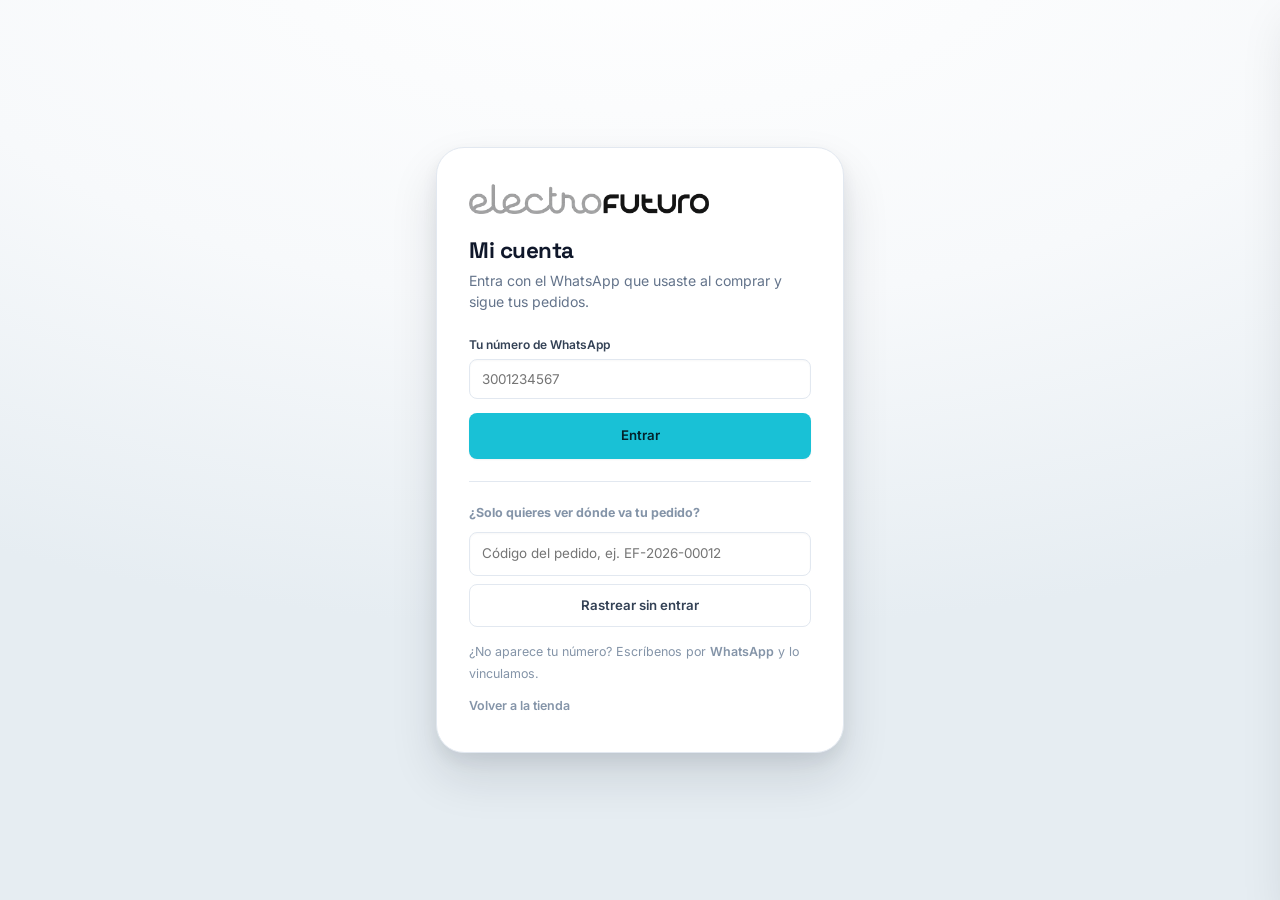
<file: cuenta.html>
<!DOCTYPE html>
<html lang="es-CO">
<head>
<meta charset="UTF-8">
<meta name="viewport" content="width=device-width,initial-scale=1">
<title>Mi cuenta — Electro Futuro</title>
<link rel="icon" href="data:image/svg+xml,<svg xmlns='http://www.w3.org/2000/svg' viewBox='0 0 100 100'><circle cx='50' cy='50' r='48' fill='%2319C1D6'/><path d='M56 14 30 56h16l-4 30 28-44H54z' fill='white'/></svg>">
<link rel="preconnect" href="https://fonts.googleapis.com">
<link rel="preconnect" href="https://fonts.gstatic.com" crossorigin>
<link href="https://fonts.googleapis.com/css2?family=Space+Grotesk:wght@500;700&family=Inter:wght@400;500;600&family=JetBrains+Mono:wght@400;500&display=swap" rel="stylesheet">
<link rel="stylesheet" href="assets/css/portales.css?v=15">
</head>
<body>

<!-- ==================== INGRESO ==================== -->
<div class="acceso" id="acceso">
  <div class="acceso-caja">
    <img src="assets/img/marca/logo-nav.webp" alt="Electro Futuro">
    <h1>Mi cuenta</h1>
    <p>Entra con el WhatsApp que usaste al comprar y sigue tus pedidos.</p>
    <div class="acceso-error" id="acceso-error"></div>
    <div class="campo">
      <label for="tel">Tu número de WhatsApp</label>
      <input type="text" id="tel" inputmode="numeric" placeholder="3001234567" autocomplete="tel">
    </div>
    <button class="btn btn-p" id="entrar" style="width:100%;padding:12px">Entrar</button>

    <div class="pistas">
      <b style="color:var(--grafito);display:block;margin-bottom:8px">¿Solo quieres ver dónde va tu pedido?</b>
      <div class="campo" style="margin-bottom:8px">
        <input type="text" id="codigo" placeholder="Código del pedido, ej. EF-2026-00012">
      </div>
      <button class="btn btn-l" id="rastrear" style="width:100%">Rastrear sin entrar</button>
      <p style="margin:14px 0 0">¿No aparece tu número? Escríbenos por
        <a href="#" id="wa-ayuda" style="color:var(--cian-hondo);font-weight:600">WhatsApp</a>
        y lo vinculamos.</p>
      <p style="margin:10px 0 0"><a href="index.html" style="color:var(--cian-hondo);font-weight:600">Volver a la tienda</a></p>
    </div>
  </div>
</div>

<!-- ==================== CUENTA ==================== -->
<div id="cuenta" style="display:none">
  <header class="cliente-cab">
    <a href="index.html"><img src="assets/img/marca/logo-nav.webp" alt="Electro Futuro"></a>
    <div style="display:flex;align-items:center;gap:12px">
      <span style="font-size:.83rem;color:var(--gris)" id="c-saludo"></span>
      <button class="btn btn-l btn-x" id="salir">Salir</button>
    </div>
  </header>

  <div class="cliente-wrap">
    <div class="cifras" id="c-cifras"></div>

    <div class="pestanas">
      <button class="activo" data-tab="pedidos">Mis pedidos</button>
      <button data-tab="garantias">Garantías</button>
      <button data-tab="datos">Mis datos</button>
    </div>

    <section class="vista activa" id="t-pedidos">
      <div class="tarjeta"><div class="tarjeta-cuerpo pegado" id="lista-pedidos"></div></div>
    </section>

    <section class="vista" id="t-garantias">
      <div class="tarjeta">
        <div class="tarjeta-cab">
          <div><h3>Mis garantías</h3><p>Casos que has radicado</p></div>
          <button class="btn btn-p btn-x" id="nueva-garantia">Radicar garantía</button>
        </div>
        <div class="tarjeta-cuerpo pegado" id="lista-garantias"></div>
      </div>
    </section>

    <section class="vista" id="t-datos">
      <div class="tarjeta">
        <div class="tarjeta-cab"><div><h3>Mis datos</h3>
          <p>Los usamos para despacharte y contactarte</p></div></div>
        <div class="tarjeta-cuerpo">
          <div class="campo"><label>Nombre o negocio</label><input type="text" id="d-nombre"></div>
          <div class="rejilla">
            <div class="campo"><label>WhatsApp</label><input type="text" id="d-tel" disabled></div>
            <div class="campo"><label>Correo</label><input type="text" id="d-correo"></div>
          </div>
          <div class="rejilla">
            <div class="campo"><label>Ciudad</label><input type="text" id="d-ciudad"></div>
            <div class="campo"><label>Documento</label><input type="text" id="d-doc"></div>
          </div>
          <div class="campo"><label>Dirección de entrega</label><input type="text" id="d-dir"></div>
          <button class="btn btn-p" id="guardar-datos">Guardar cambios</button>
        </div>
      </div>
      <div class="tarjeta">
        <div class="tarjeta-cab"><div><h3>Tratamiento de datos</h3>
          <p>Qué autorizaste y cómo pedir que lo borremos</p></div></div>
        <div class="tarjeta-cuerpo">
          <p style="font-size:.85rem;color:var(--gris);margin:0 0 14px" id="d-consent"></p>
          <a class="btn btn-l" id="d-baja" target="_blank" rel="noopener">Pedir eliminación de mis datos</a>
        </div>
      </div>
    </section>
  </div>
</div>

<!-- ==================== PANEL ==================== -->
<div class="velo" id="velo"></div>
<aside class="panel" id="panel" aria-label="Detalle">
  <div class="panel-cab">
    <div><h3 id="panel-titulo">Detalle</h3><p id="panel-sub"></p></div>
    <button class="cerrar-x" id="panel-cerrar" aria-label="Cerrar">×</button>
  </div>
  <div class="panel-cuerpo" id="panel-cuerpo"></div>
  <div class="panel-pie" id="panel-pie"></div>
</aside>

<div class="aviso-flotante" id="aviso-flotante"></div>

<script src="assets/js/config.js?v=15"></script>
<script src="assets/js/productos.js?v=15"></script>
<script src="assets/js/datos.js?v=15"></script>
<script src="assets/js/cuenta.js?v=15"></script>
</body>
</html>
</file>
<file: assets/css/portales.css>
/* ============================================================
   ELECTRO FUTURO — portales.css
   Sistema de diseño del portal administrativo y del de clientes.
   Todo pasa por tokens: ningún color, radio ni sombra escrito directo.
   ============================================================ */

:root{
  /* --- Acento de marca --- */
  --cyan-50:#ECFBFD;  --cyan-100:#D2F4F9; --cyan-300:#7FDEEB;
  --cyan-600:#19C1D6; --cyan-700:#0E93A5; --cyan-900:#075F6C;

  /* --- Superficies: nunca blanco puro de fondo --- */
  --canvas:#F7F9FB;
  --surface:#FFFFFF;
  --surface-2:#F1F5F8;
  --surface-3:#E6EDF2;
  --sidebar:#0F172A;
  --sidebar-2:#16213C;

  /* --- Texto: nunca negro puro --- */
  --ink-900:#0F172A; --ink-700:#334155; --ink-500:#64748B;
  --ink-400:#8494A8; --ink-300:#94A3B8;
  --on-dark:#E8EEF6; --on-dark-mute:#94A6BF;

  --border:#E2E8F0;
  --border-fuerte:#CBD5E1;

  /* --- Semánticos --- */
  --success:#10B981; --success-50:#E8F8F2;
  --warning:#F59E0B; --warning-50:#FEF4E4;
  --danger:#EF4444;  --danger-50:#FDECEC;
  --info:#2563EB;    --info-50:#E8EFFD;

  /* --- Radios --- */
  --r-1:8px; --r-2:14px; --r-3:20px; --r-4:28px; --r-full:999px;

  /* --- Sombras: teñidas del color del texto, nunca negro --- */
  --sh-1:0 1px 2px rgba(15,23,42,.05);
  --sh-2:0 2px 4px rgba(15,23,42,.04), 0 8px 20px rgba(15,23,42,.07);
  --sh-3:0 8px 16px rgba(15,23,42,.07), 0 24px 48px rgba(15,23,42,.12);
  --sh-acento:0 10px 28px rgba(25,193,214,.28);

  /* --- Tipografía --- */
  --display:'Space Grotesk',system-ui,-apple-system,sans-serif;
  --body:'Inter',system-ui,-apple-system,sans-serif;
  --mono:'JetBrains Mono',ui-monospace,monospace;

  /* --- Movimiento --- */
  --ease:cubic-bezier(.22,1,.36,1);
  --t-tap:.15s; --t-vista:.3s; --t-aparece:.55s;

  --lateral:250px;
  --lateral-min:76px;
}

*,*::before,*::after{box-sizing:border-box}
html{-webkit-text-size-adjust:100%}
body{
  margin:0;font-family:var(--body);font-size:14px;line-height:1.5;
  color:var(--ink-900);background:var(--canvas);
  -webkit-font-smoothing:antialiased;overflow-x:hidden;
}
img{max-width:100%;display:block}
a{color:inherit;text-decoration:none}
button,input,select,textarea{font:inherit;color:inherit}
button{cursor:pointer;border:0;background:none;padding:0}
h1,h2,h3,h4,h5{font-family:var(--display);font-weight:700;letter-spacing:-.02em;margin:0;line-height:1.18}
:focus-visible{outline:2px solid var(--cyan-600);outline-offset:2px;border-radius:var(--r-1)}
/* Toda cifra alinea: sin esto las columnas de números bailan */
.num,.cifra b,td.num,th.num,.mono,.kpi-v{font-variant-numeric:tabular-nums}
.mono{font-family:var(--mono)}
.oculto{display:none !important}

/* ============================================================
   INGRESO
   ============================================================ */
.acceso{min-height:100dvh;display:grid;place-items:center;padding:22px;
  background:radial-gradient(110% 80% at 50% -10%,var(--surface) 0%,var(--canvas) 55%,var(--surface-3) 100%)}
.acceso-caja{width:min(408px,100%);background:var(--surface);border:1px solid var(--border);
  border-radius:var(--r-4);padding:36px 32px;box-shadow:var(--sh-3)}
.acceso-caja img{height:30px;margin-bottom:24px}
.acceso-caja h1{font-size:1.4rem;margin-bottom:6px}
.acceso-caja>p{color:var(--ink-500);margin:0 0 24px;font-size:.88rem}
.acceso-error{background:var(--danger-50);color:var(--danger);border-radius:var(--r-1);
  padding:11px 14px;font-size:.82rem;margin-bottom:16px;display:none}
.acceso-error.visible{display:block}
.pistas{margin-top:22px;padding-top:20px;border-top:1px solid var(--border);
  font-size:.78rem;color:var(--ink-400);line-height:1.75}
.pistas code{font-family:var(--mono);color:var(--cyan-700);background:var(--cyan-50);
  padding:2px 6px;border-radius:6px}

/* ============================================================
   ESTRUCTURA
   ============================================================ */
.app{display:none;grid-template-columns:var(--lateral) 1fr;min-height:100dvh}
.app.activa{display:grid}
.app.plegada{grid-template-columns:var(--lateral-min) 1fr}

.lateral{background:var(--sidebar);color:var(--on-dark-mute);display:flex;flex-direction:column;
  position:sticky;top:0;height:100dvh;overflow:hidden}
.lateral-marca{padding:18px 16px 14px;display:grid;grid-template-columns:1fr auto;
  align-items:center;gap:4px 10px;border-bottom:1px solid rgba(255,255,255,.08)}
.lateral-marca .txt{grid-column:1;min-width:0;overflow:hidden}
.lateral-marca img{height:21px;filter:brightness(0) invert(1);opacity:.95;grid-column:1;grid-row:1}
.lateral-marca .perfil{font-family:var(--mono);font-size:.52rem;letter-spacing:.14em;
  text-transform:uppercase;color:var(--cyan-600);display:block;margin-top:6px;
  white-space:nowrap;overflow:hidden;text-overflow:ellipsis}
.plegada .lateral-marca .txt{display:none}
.plegar{grid-row:1;grid-column:2;width:26px;height:26px;border-radius:var(--r-1);
  color:var(--on-dark-mute);display:grid;place-items:center;transition:var(--t-tap) var(--ease)}
.plegar:hover{background:rgba(255,255,255,.09);color:#fff}

.menu{padding:8px 10px 12px;flex:1;overflow-y:auto;overflow-x:hidden}
.menu::-webkit-scrollbar{width:5px}
.menu::-webkit-scrollbar-thumb{background:rgba(255,255,255,.14);border-radius:99px}
.menu .grupo{font-family:var(--mono);font-size:.54rem;letter-spacing:.17em;text-transform:uppercase;
  color:rgba(255,255,255,.3);padding:14px 12px 7px;white-space:nowrap}
.menu .grupo:first-child{padding-top:12px}
.plegada .menu .grupo{opacity:0;height:14px;padding:6px 0}
.menu button{width:100%;text-align:left;padding:9px 12px;border-radius:var(--r-1);
  display:flex;align-items:center;gap:11px;font-size:.855rem;color:var(--on-dark-mute);
  transition:background var(--t-tap) var(--ease),color var(--t-tap) var(--ease);
  margin-bottom:2px;position:relative;white-space:nowrap}
.menu button svg{width:18px;height:18px;flex:0 0 18px;stroke-width:2}
.menu button:hover{background:rgba(255,255,255,.07);color:var(--on-dark)}
.menu button.activo{background:var(--cyan-600);color:#04222A;font-weight:600}
.menu .pend{margin-left:auto;min-width:19px;height:19px;padding:0 5px;border-radius:var(--r-full);
  background:var(--danger);color:#fff;font-size:.63rem;font-weight:700;display:grid;place-items:center;
  font-variant-numeric:tabular-nums}
.plegada .menu button .txt,.plegada .menu .pend{display:none}
.plegada .menu button{justify-content:center;padding:10px 0}

.lateral-pie{padding:12px;border-top:1px solid rgba(255,255,255,.08)}
.lateral-pie a,.lateral-pie button{width:100%;display:flex;align-items:center;gap:10px;
  padding:8px 12px;border-radius:var(--r-1);font-size:.82rem;color:var(--on-dark-mute);
  transition:var(--t-tap) var(--ease)}
.lateral-pie a:hover{background:rgba(255,255,255,.08);color:#fff}
.lateral-pie .salir:hover{background:rgba(239,68,68,.85);color:#fff}
.tarjeta-usuario{margin-top:10px;padding:11px 12px;border-radius:var(--r-2);
  background:var(--sidebar-2);display:flex;align-items:center;gap:10px}
.avatar{width:32px;height:32px;border-radius:var(--r-full);background:var(--cyan-600);
  color:#04222A;display:grid;place-items:center;font-weight:700;font-size:.8rem;flex:0 0 32px}
.tarjeta-usuario b{color:#fff;font-size:.82rem;display:block;line-height:1.2}
.tarjeta-usuario small{color:var(--cyan-300);font-family:var(--mono);font-size:.58rem;
  letter-spacing:.12em;text-transform:uppercase}
.plegada .tarjeta-usuario .txt,.plegada .lateral-pie .txt{display:none}
.plegada .tarjeta-usuario{justify-content:center;padding:8px}

.principal{min-width:0;display:flex;flex-direction:column}
.barra{background:rgba(255,255,255,.88);backdrop-filter:saturate(180%) blur(12px);
  border-bottom:1px solid var(--border);padding:13px 24px;display:flex;align-items:center;
  gap:14px;position:sticky;top:0;z-index:30}
.barra h1{font-size:1.1rem}
.barra .sub{margin:2px 0 0;color:var(--ink-500);font-size:.78rem}
.barra-espacio{flex:1}
.buscador-global{position:relative;max-width:300px;flex:1 1 180px}
.buscador-global input{padding-left:34px;padding-right:44px}
.buscador-global .lupa{position:absolute;left:11px;top:50%;transform:translateY(-50%);
  color:var(--ink-400);pointer-events:none;display:grid}
.buscador-global kbd{position:absolute;right:9px;top:50%;transform:translateY(-50%);
  font-family:var(--mono);font-size:.6rem;color:var(--ink-400);background:var(--surface-2);
  border:1px solid var(--border);border-radius:5px;padding:2px 5px;pointer-events:none}
.icono-btn{width:36px;height:36px;border-radius:var(--r-1);display:grid;place-items:center;
  color:var(--ink-500);border:1.5px solid var(--border);background:var(--surface);
  transition:var(--t-tap) var(--ease);position:relative;flex:0 0 auto}
.icono-btn:hover{border-color:var(--cyan-600);color:var(--cyan-700);background:var(--cyan-50)}
.icono-btn .punto{position:absolute;top:-4px;right:-4px;min-width:17px;height:17px;padding:0 4px;
  border-radius:var(--r-full);background:var(--danger);color:#fff;font-size:.6rem;font-weight:700;
  display:grid;place-items:center}
.contenido{padding:22px 24px 72px;width:100%;max-width:1560px}
.vista{display:none}
.vista.activa{display:block}

/* ============================================================
   COMPONENTES
   ============================================================ */
.btn{display:inline-flex;align-items:center;justify-content:center;gap:7px;
  padding:9px 16px;border-radius:var(--r-1);font-size:.83rem;font-weight:600;
  transition:transform var(--t-tap) var(--ease),background var(--t-tap) var(--ease),
             border-color var(--t-tap) var(--ease),box-shadow var(--t-tap) var(--ease);
  white-space:nowrap;border:1.5px solid transparent;min-height:38px}
.btn svg{width:16px;height:16px;stroke-width:2}
.btn-p{background:var(--cyan-600);color:#04222A;box-shadow:var(--sh-1)}
.btn-p:hover{background:var(--cyan-700);color:#fff;box-shadow:var(--sh-acento)}
.btn-l{background:var(--surface);border-color:var(--border);color:var(--ink-700)}
.btn-l:hover{border-color:var(--cyan-600);color:var(--cyan-700);background:var(--cyan-50)}
.btn-d{background:var(--surface);border-color:rgba(239,68,68,.35);color:var(--danger)}
.btn-d:hover{background:var(--danger);color:#fff;border-color:var(--danger)}
.btn-wa{background:#25D366;color:#04231A}
.btn-wa:hover{background:#1EB456;color:#fff}
.btn-x{padding:6px 11px;font-size:.76rem;min-height:32px}
.btn:disabled{opacity:.45;cursor:not-allowed}
.btn-bloque{width:100%}

.tarjeta{background:var(--surface);border:1px solid var(--border);border-radius:var(--r-3);
  box-shadow:var(--sh-1);margin-bottom:18px;overflow:hidden}
.tarjeta-cab{padding:15px 20px;border-bottom:1px solid var(--border);display:flex;
  align-items:center;justify-content:space-between;gap:14px;flex-wrap:wrap}
.tarjeta-cab h3{font-size:.97rem}
.tarjeta-cab p{margin:3px 0 0;font-size:.78rem;color:var(--ink-500)}
.tarjeta-cuerpo{padding:18px 20px}
.tarjeta-cuerpo.pegado{padding:0}

/* Indicadores */
.kpis{display:grid;grid-template-columns:repeat(auto-fit,minmax(196px,1fr));gap:14px;margin-bottom:20px}
.kpi{background:var(--surface);border:1px solid var(--border);border-radius:var(--r-3);
  padding:16px 18px;position:relative;overflow:hidden;
  transition:transform var(--t-tap) var(--ease),box-shadow var(--t-tap) var(--ease),
             border-color var(--t-tap) var(--ease)}
.kpi::before{content:"";position:absolute;top:0;left:0;right:0;height:3px;background:var(--cyan-600)}
.kpi.alerta::before{background:var(--danger)}
.kpi.aviso::before{background:var(--warning)}
.kpi.ok::before{background:var(--success)}
.kpi:hover{transform:translateY(-4px);box-shadow:var(--sh-2);border-color:var(--cyan-600)}
.kpi span{font-family:var(--mono);font-size:.56rem;letter-spacing:.15em;text-transform:uppercase;
  color:var(--ink-400);display:block;margin-bottom:7px}
.kpi-v{font-family:var(--display);font-size:1.6rem;font-weight:700;letter-spacing:-.025em;display:block}
.kpi small{color:var(--ink-500);font-size:.75rem;display:block;margin-top:3px}

/* Tablas */
.tabla-cont{overflow-x:auto;-webkit-overflow-scrolling:touch}
table{border-collapse:collapse;width:100%}
th{text-align:left;font-family:var(--mono);font-size:.56rem;letter-spacing:.14em;text-transform:uppercase;
  color:var(--ink-400);font-weight:500;padding:11px 14px;background:var(--surface-2);
  border-bottom:1px solid var(--border);white-space:nowrap;position:sticky;top:0}
td{padding:11px 14px;border-bottom:1px solid var(--border);font-size:.83rem;vertical-align:middle}
tbody tr{transition:background var(--t-tap)}
tbody tr:hover{background:var(--surface-2)}
tbody tr:last-child td{border-bottom:0}
td.num,th.num{text-align:right}
td.sku{font-family:var(--mono);font-size:.72rem;color:var(--ink-500);white-space:nowrap}
td.acc{text-align:right;white-space:nowrap}
td .sub{display:block;font-size:.72rem;color:var(--ink-400);margin-top:2px}

/* Chips y píldoras */
.pill{display:inline-flex;align-items:center;gap:5px;padding:3px 9px;border-radius:var(--r-full);
  font-size:.68rem;font-weight:600;white-space:nowrap;border:1px solid transparent}
.pill.gris{background:var(--surface-2);color:var(--ink-500);border-color:var(--border)}
.pill.cian{background:var(--cyan-50);color:var(--cyan-700);border-color:var(--cyan-100)}
.pill.verde{background:var(--success-50);color:#0B7355}
.pill.ambar{background:var(--warning-50);color:#96631A}
.pill.rojo{background:var(--danger-50);color:var(--danger)}
.pill.azul{background:var(--info-50);color:var(--info)}
.chip-linea{display:inline-flex;align-items:center;font-family:var(--mono);font-size:.6rem;
  font-weight:700;letter-spacing:.08em;padding:3px 7px;border-radius:6px;color:#fff}

/* Barra de herramientas dentro de tarjeta, nunca suelta sobre el fondo */
.herramientas{background:var(--surface);border:1px solid var(--border);border-radius:var(--r-2);
  padding:12px 14px;display:flex;gap:9px;flex-wrap:wrap;align-items:center;margin-bottom:16px}
.herramientas .crece{flex:1 1 200px;min-width:150px}

input[type=text],input[type=number],input[type=date],input[type=password],input[type=search],
select,textarea{
  padding:9px 12px;border:1.5px solid var(--border);border-radius:var(--r-1);background:var(--surface);
  font-size:.84rem;width:100%;transition:border-color var(--t-tap),box-shadow var(--t-tap);
  box-shadow:inset 0 1px 2px rgba(15,23,42,.03)}
input:hover,select:hover,textarea:hover{border-color:var(--border-fuerte)}
input:focus,select:focus,textarea:focus{border-color:var(--cyan-600);
  box-shadow:0 0 0 3px var(--cyan-100);outline:none}
select{appearance:none;-webkit-appearance:none;padding-right:32px;
  background-image:url("data:image/svg+xml,%3Csvg xmlns='http://www.w3.org/2000/svg' width='12' height='8' viewBox='0 0 12 8'%3E%3Cpath d='M1 1.5 6 6.5l5-5' stroke='%2364748B' stroke-width='1.8' fill='none' stroke-linecap='round' stroke-linejoin='round'/%3E%3C/svg%3E");
  background-repeat:no-repeat;background-position:right 12px center}
textarea{resize:vertical;min-height:72px}
.campo{margin-bottom:14px}
.campo label{display:block;font-size:.75rem;font-weight:600;color:var(--ink-700);margin-bottom:5px}
.campo .ayuda{display:block;color:var(--ink-400);font-size:.72rem;margin-top:5px;line-height:1.45}
.rejilla{display:grid;grid-template-columns:1fr 1fr;gap:0 14px}
.rejilla-3{display:grid;grid-template-columns:repeat(3,1fr);gap:0 14px}
.rejilla-4{display:grid;grid-template-columns:repeat(4,1fr);gap:0 12px}
input.mini{padding:6px 9px;font-size:.8rem;text-align:right;max-width:84px}

/* Pestañas de sección */
.pestanas{display:flex;gap:4px;border-bottom:1px solid var(--border);margin-bottom:20px;
  overflow-x:auto;-webkit-overflow-scrolling:touch}
.pestanas button{padding:10px 15px;font-size:.85rem;font-weight:600;color:var(--ink-500);
  border-bottom:2px solid transparent;white-space:nowrap;transition:var(--t-tap) var(--ease);
  margin-bottom:-1px}
.pestanas button:hover{color:var(--ink-900)}
.pestanas button.activo{color:var(--cyan-700);border-bottom-color:var(--cyan-600)}

/* Tarjetas de línea */
.lineas-grid{display:grid;grid-template-columns:repeat(auto-fill,minmax(238px,1fr));gap:14px}
.linea-card{background:var(--surface);border:1px solid var(--border);border-left:4px solid var(--cl);
  border-radius:var(--r-2);padding:15px 16px;text-align:left;
  background-image:linear-gradient(120deg,color-mix(in srgb,var(--cl) 7%,transparent),transparent 62%);
  transition:transform var(--t-tap) var(--ease),box-shadow var(--t-tap) var(--ease),
             border-color var(--t-tap) var(--ease);width:100%}
.linea-card:hover{transform:translateY(-4px);box-shadow:var(--sh-2);border-color:var(--cl)}
.linea-card .cab{display:flex;align-items:center;gap:9px;margin-bottom:10px}
.linea-card h4{font-size:.9rem;line-height:1.25}
.linea-card .datos{display:grid;grid-template-columns:repeat(3,1fr);gap:10px;
  font-size:.72rem;color:var(--ink-500)}
.linea-card .datos>span{min-width:0;white-space:nowrap;overflow:hidden;text-overflow:ellipsis}
.linea-card .datos b{display:block;font-family:var(--display);font-size:1.02rem;color:var(--ink-900);
  font-variant-numeric:tabular-nums;white-space:nowrap;overflow:hidden;text-overflow:ellipsis}

/* Kanban del pipeline */
.kanban{display:grid;grid-auto-flow:column;grid-auto-columns:minmax(205px,1fr);gap:10px;
  overflow-x:auto;padding-bottom:10px;-webkit-overflow-scrolling:touch}
.col{background:var(--surface-2);border:1px solid var(--border);border-radius:var(--r-2);
  display:flex;flex-direction:column;min-height:150px}
.col-cab{padding:11px 13px;border-bottom:1px solid var(--border);display:flex;
  align-items:center;justify-content:space-between;gap:8px;position:sticky;top:0;
  background:var(--surface-2);border-radius:var(--r-2) var(--r-2) 0 0}
.col-cab b{font-size:.78rem}
.col-cab .n{font-family:var(--mono);font-size:.68rem;color:var(--ink-400)}
.col-cab .v{display:block;font-size:.68rem;color:var(--ink-400);font-variant-numeric:tabular-nums}
.col-cuerpo{padding:9px;display:flex;flex-direction:column;gap:8px;flex:1;overflow-y:auto;max-height:60vh}
/* Tarjetas compactas de 3 líneas: con tarjetas grandes caben 4 por columna */
.tk{background:var(--surface);border:1px solid var(--border);border-left:3px solid var(--cl,var(--cyan-600));
  border-radius:var(--r-1);padding:9px 11px;text-align:left;width:100%;
  transition:transform var(--t-tap) var(--ease),box-shadow var(--t-tap) var(--ease),
             border-color var(--t-tap) var(--ease)}
.tk:hover{transform:translateY(-3px);box-shadow:var(--sh-2);border-color:var(--cl,var(--cyan-600))}
.tk .l1{display:flex;align-items:center;gap:6px;margin-bottom:3px}
.tk .l1 b{font-size:.79rem;overflow:hidden;text-overflow:ellipsis;white-space:nowrap;flex:1}
.tk .l2{display:flex;justify-content:space-between;font-size:.73rem;color:var(--ink-500);
  font-variant-numeric:tabular-nums}
.tk .l3{display:flex;justify-content:space-between;align-items:center;font-size:.68rem;
  color:var(--ink-400);margin-top:3px}
.semaforo{width:7px;height:7px;border-radius:50%;display:inline-block;flex:0 0 7px}
.semaforo.v{background:var(--success)} .semaforo.a{background:var(--warning)} .semaforo.r{background:var(--danger)}

/* Rejilla de dos columnas del tablero */
.cols-2{display:grid;grid-template-columns:1.5fr 1fr;gap:16px}
.mas-btn{display:none}

/* Alertas */
.alerta-f{display:flex;gap:13px;padding:14px 18px;border-bottom:1px solid var(--border);align-items:flex-start}
.alerta-f:last-child{border-bottom:0}
.alerta-f:hover{background:var(--surface-2)}
.alerta-f .marca{width:4px;border-radius:99px;align-self:stretch;flex:0 0 4px}
.alerta-f.critico .marca{background:var(--danger)}
.alerta-f.urgente .marca{background:var(--warning)}
.alerta-f.proximo .marca{background:var(--info)}
.alerta-f .txt{flex:1;min-width:0}
.alerta-f b{font-size:.86rem;display:block}
.alerta-f p{margin:3px 0 0;font-size:.79rem;color:var(--ink-500)}
.alerta-f .acc-sug{margin-top:7px;display:inline-flex;align-items:center;gap:6px;font-size:.74rem;
  font-weight:600;color:var(--cyan-700)}
.alerta-f .bts{display:flex;gap:7px;flex-wrap:wrap;align-items:flex-start}

/* Estados */
.vacio-est{padding:46px 24px;text-align:center;color:var(--ink-500)}
.vacio-est svg{width:44px;height:44px;color:var(--ink-300);margin:0 auto 14px;stroke-width:1.5}
.vacio-est h4{font-size:1rem;margin-bottom:6px;color:var(--ink-900)}
.vacio-est p{margin:0 auto 18px;font-size:.85rem;max-width:44ch;line-height:1.6}
.esqueleto{padding:14px 20px}
.esq{height:13px;border-radius:6px;margin-bottom:11px;
  background:linear-gradient(90deg,var(--surface-2) 25%,var(--surface-3) 50%,var(--surface-2) 75%);
  background-size:220% 100%;animation:esq 1.3s infinite linear}
@keyframes esq{from{background-position:220% 0}to{background-position:-20% 0}}
.error-est{padding:34px 24px;text-align:center;color:var(--danger)}

/* Panel lateral */
.velo{position:fixed;inset:0;background:rgba(15,23,42,.5);backdrop-filter:blur(4px);z-index:60;
  opacity:0;pointer-events:none;transition:opacity var(--t-vista) var(--ease)}
.velo.abierto{opacity:1;pointer-events:auto}
.panel{position:fixed;top:0;right:0;bottom:0;width:min(560px,100%);background:var(--surface);z-index:70;
  transform:translateX(102%);transition:transform var(--t-vista) var(--ease);
  display:flex;flex-direction:column;box-shadow:var(--sh-3)}
.panel.abierto{transform:none}
.panel-cab{padding:17px 22px;border-bottom:1px solid var(--border);display:flex;
  align-items:flex-start;justify-content:space-between;gap:14px}
.panel-cab h3{font-size:1.04rem}
.panel-cab p{margin:3px 0 0;font-size:.76rem;color:var(--ink-500);font-family:var(--mono)}
.panel-cuerpo{padding:20px 22px 44px;overflow-y:auto;flex:1}
.panel-pie{padding:13px 22px;border-top:1px solid var(--border);background:var(--surface-2);
  display:flex;gap:8px;flex-wrap:wrap}
.cerrar-x{width:32px;height:32px;border-radius:var(--r-1);background:var(--surface-2);
  color:var(--ink-500);display:grid;place-items:center;flex:0 0 32px}
.cerrar-x:hover{background:var(--surface-3);color:var(--ink-900)}

.dl{display:grid;grid-template-columns:auto 1fr;gap:8px 16px;font-size:.83rem;margin:0 0 20px}
.dl dt{color:var(--ink-500)}
.dl dd{margin:0;text-align:right;font-weight:500;font-variant-numeric:tabular-nums}
.mini-tabla{border:1px solid var(--border);border-radius:var(--r-2);overflow:hidden;margin-bottom:18px}
.mini-tabla th{position:static}

.linea-tiempo{list-style:none;margin:0;padding:0 0 0 20px;border-left:2px solid var(--border)}
.linea-tiempo li{position:relative;padding:0 0 17px 14px;font-size:.82rem}
.linea-tiempo li::before{content:"";position:absolute;left:-27px;top:4px;width:11px;height:11px;
  border-radius:50%;background:var(--surface);border:2px solid var(--border)}
.linea-tiempo li.hecho::before{background:var(--cyan-600);border-color:var(--cyan-600)}
.linea-tiempo b{display:block}
.linea-tiempo small{color:var(--ink-400);font-family:var(--mono);font-size:.67rem}
.linea-tiempo em{display:block;font-style:normal;color:var(--ink-500);margin-top:2px}

.aviso{padding:13px 16px;border-radius:var(--r-2);font-size:.81rem;line-height:1.6;margin-bottom:16px}
.aviso.info{background:var(--cyan-50);color:var(--cyan-900)}
.aviso.alerta{background:var(--warning-50);color:#8A5B16}
.aviso.error{background:var(--danger-50);color:var(--danger)}
.aviso b{font-weight:700}

.toast{position:fixed;left:50%;bottom:26px;transform:translateX(-50%) translateY(20px);
  background:var(--sidebar);color:#fff;padding:12px 20px;border-radius:var(--r-full);font-size:.83rem;
  z-index:200;opacity:0;pointer-events:none;transition:var(--t-vista) var(--ease);
  max-width:90vw;text-align:center;box-shadow:var(--sh-3)}
.toast.visible{opacity:1;transform:translateX(-50%)}

/* Gráficas SVG dibujadas a mano */
.grafica{width:100%;height:auto;display:block;overflow:visible}
.grafica .eje{stroke:var(--border);stroke-width:1}
.grafica .rot{fill:var(--ink-400);font-size:11px;font-family:var(--mono)}
.grafica .barra{transition:opacity var(--t-tap)}
.grafica .barra:hover{opacity:.78}

/* Los SVG en línea sin tamaño se dibujan a 300x150: hay que acotarlos */
.acc-sug svg,.pill svg,.ic svg,.vacio-est svg{width:16px;height:16px;flex:0 0 16px;stroke-width:2}
.vacio-est svg{width:44px;height:44px;flex:none}
.acc-sug{align-items:center}

/* Aparición al hacer scroll */
.aparece{opacity:0;transform:translateY(14px)}
.aparece.visible{opacity:1;transform:none;
  transition:opacity var(--t-aparece) var(--ease),transform var(--t-aparece) var(--ease)}

/* ============================================================
   PORTAL DE CLIENTES
   ============================================================ */
.cliente-cab{background:var(--surface);border-bottom:1px solid var(--border);padding:14px 22px;
  display:flex;align-items:center;justify-content:space-between;gap:16px;position:sticky;top:0;z-index:20}
.cliente-cab img{height:24px}
.cliente-wrap{max-width:920px;margin:0 auto;padding:26px 20px 80px}
.pedido-fila{display:flex;align-items:center;justify-content:space-between;gap:14px;
  padding:15px 18px;border-bottom:1px solid var(--border);flex-wrap:wrap}
.pedido-fila:last-child{border-bottom:0}
.pedido-fila:hover{background:var(--surface-2)}
.pedido-fila b{font-family:var(--mono);font-size:.82rem}
.pedido-fila .meta{font-size:.78rem;color:var(--ink-500);margin-top:3px}

/* ============================================================
   MÓVIL
   ============================================================ */
@media(max-width:940px){
  .app.activa,.app.plegada{grid-template-columns:1fr}
  .lateral{position:fixed;left:0;right:0;bottom:0;top:auto;height:auto;flex-direction:row;
    border-top:1px solid rgba(255,255,255,.1);z-index:50;
    padding-bottom:env(safe-area-inset-bottom,0)}
  .lateral-marca,.lateral-pie{display:none}
  .menu{display:flex;padding:5px 6px;gap:3px;overflow-x:auto}
  .menu .grupo{display:none}
  .menu button{flex-direction:column;gap:3px;font-size:.6rem;padding:7px 4px;min-width:64px;
    min-height:48px;justify-content:center;text-align:center}
  .menu button .txt{display:block;font-size:.6rem}
  .cols-2{grid-template-columns:1fr}
  /* Máximo 5 destinos en la barra inferior; el resto se despliega en "Más" */
  .mas-btn{display:flex}
  .menu:not(.abierto) button.extra{display:none}
  .menu.abierto{position:fixed;left:0;right:0;bottom:58px;bottom:calc(58px + env(safe-area-inset-bottom,0));
    background:var(--sidebar);flex-wrap:wrap;max-height:58vh;overflow-y:auto;padding:10px;
    border-top:1px solid rgba(255,255,255,.1);box-shadow:0 -14px 34px rgba(15,23,42,.45)}
  .menu.abierto button{flex:1 1 30%;min-width:96px}
  .menu .pend{position:absolute;top:2px;right:10px;margin:0}
  .contenido{padding:16px 14px 96px}
  .barra{padding:11px 14px;flex-wrap:wrap}
  .barra h1{font-size:1rem}
  .buscador-global{order:3;max-width:none;flex:1 1 100%}
  .rejilla,.rejilla-3,.rejilla-4{grid-template-columns:1fr}
  .kanban{grid-auto-flow:row;grid-auto-columns:auto}
  .col-cuerpo{max-height:none}
  .panel{width:100%}
  .btn,.icono-btn,.pestanas button{min-height:44px}
  .btn-x{min-height:38px}
  /* Tablas densas se vuelven tarjetas apiladas */
  table.apila thead{display:none}
  table.apila tr{display:block;border:1px solid var(--border);border-radius:var(--r-2);
    margin-bottom:10px;padding:6px 2px;background:var(--surface)}
  table.apila td{display:flex;justify-content:space-between;gap:14px;border:0;padding:7px 13px;
    text-align:right}
  table.apila td::before{content:attr(data-label);font-family:var(--mono);font-size:.56rem;
    letter-spacing:.13em;text-transform:uppercase;color:var(--ink-400);text-align:left;flex:0 0 auto}
  table.apila td.acc{justify-content:flex-end}
  table.apila td.acc::before{content:""}
}
@media(max-width:420px){
  .kpis{grid-template-columns:1fr 1fr;gap:10px}
  .kpi{padding:13px 14px}
  .kpi-v{font-size:1.3rem}
}

@media(prefers-reduced-motion:reduce){
  *,*::before,*::after{animation-duration:.001ms !important;animation-iteration-count:1 !important;
    transition-duration:.001ms !important;scroll-behavior:auto !important}
  .aparece{opacity:1;transform:none}
}
@media print{
  .lateral,.barra,.panel-pie,.herramientas{display:none}
  .contenido{padding:0}
  .tarjeta{box-shadow:none;break-inside:avoid}
}
</file>
